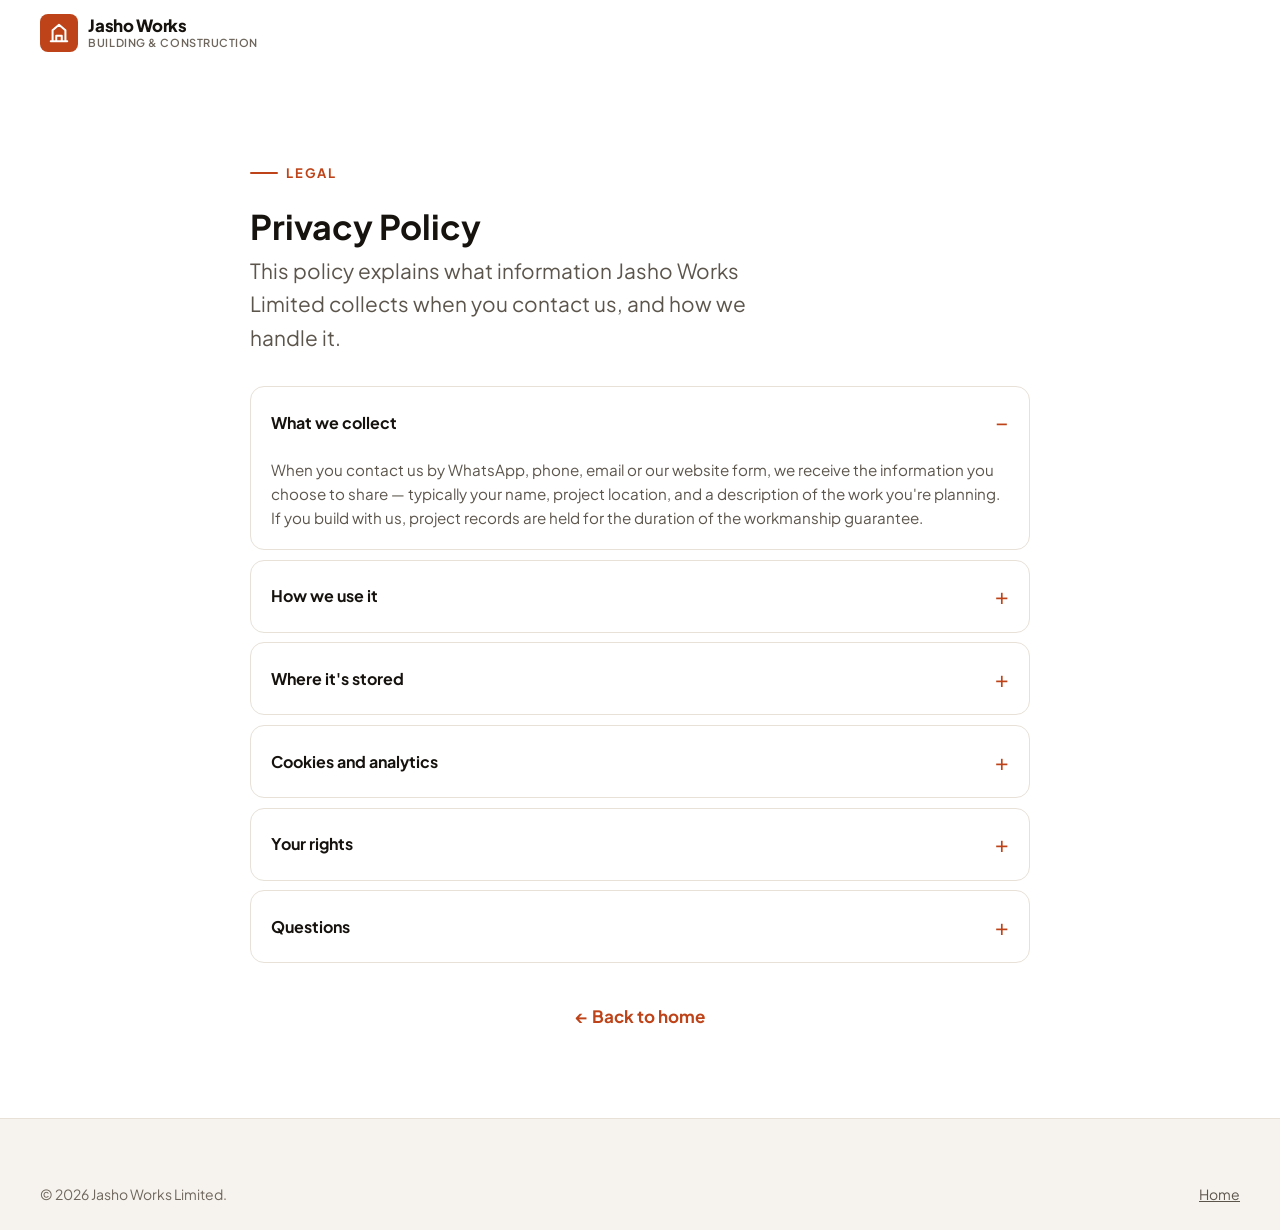
<file: privacy.html>
<!DOCTYPE html>
<html lang="en-KE" class="no-js">
<head>
<meta charset="utf-8">
<meta name="viewport" content="width=device-width, initial-scale=1">
<title>Privacy Policy | Jasho Works Limited</title>
<meta name="description" content="How Jasho Works Limited handles your information when you contact us.">
<meta name="robots" content="noindex, follow">
<meta name="referrer" content="strict-origin-when-cross-origin">
<link rel="canonical" href="https://www.jashoworks.co.ke/privacy.html">
<link rel="icon" href="data:image/svg+xml,%3Csvg xmlns='http://www.w3.org/2000/svg' viewBox='0 0 24 24'%3E%3Crect width='24' height='24' rx='5' fill='%23bf4318'/%3E%3C/svg%3E">

<!-- FIX (audit §3.4): match index.html's font loading so the two pages
     render identically and the typeface doesn't pop in on navigation. -->
<link rel="preconnect" href="https://fonts.googleapis.com">
<link rel="preconnect" href="https://fonts.gstatic.com" crossorigin>
<link rel="stylesheet" href="https://fonts.googleapis.com/css2?family=Plus+Jakarta+Sans:wght@400;600;700;800&display=swap">

<link rel="stylesheet" href="style.css">
<!-- NOTE (audit §2.1): the inline script that used to live here has moved
     into main.js (initJsClass). This means a strict CSP with no inline
     script exceptions now works across the whole site. -->
</head>
<body>

<a class="skip-link" href="#main">Skip to main content</a>

<header class="site-header">
  <div class="container site-header__inner">
    <a class="brand" href="/" aria-label="Jasho Works Limited — home">
      <span class="brand__mark" aria-hidden="true">
        <svg viewBox="0 0 24 24" fill="none" stroke="currentColor" stroke-width="2.2" stroke-linecap="round" stroke-linejoin="round">
          <path d="M3 21h18M5 21V9l7-6 7 6v12M9 21v-6h6v6"/>
        </svg>
      </span>
      <span class="brand__text">
        Jasho Works
        <small>Building &amp; Construction</small>
      </span>
    </a>
  </div>
</header>

<main id="main" class="section">
  <div class="container container--narrow">
    <p class="eyebrow">Legal</p>
    <h1>Privacy Policy</h1>
    <p class="hero__lead">
      This policy explains what information Jasho Works Limited collects when you
      contact us, and how we handle it.
    </p>

    <!-- FIX (audit §2.1): inline style moved to the .faq--spaced class -->
    <div class="faq faq--spaced">
      <details open>
        <summary>What we collect</summary>
        <p>When you contact us by WhatsApp, phone, email or our website form, we receive the information you choose to share — typically your name, project location, and a description of the work you're planning. If you build with us, project records are held for the duration of the workmanship guarantee.</p>
      </details>

      <details>
        <summary>How we use it</summary>
        <p>Only to respond to your enquiry and prepare a quote. We do not sell, rent or share your information with third parties for marketing.</p>
      </details>

      <details>
        <summary>Where it's stored</summary>
        <p>Enquiries are held in WhatsApp, our email inbox, and our project records. We keep project records for as long as needed for the workmanship guarantee and for tax purposes.</p>
      </details>

      <details>
        <summary>Cookies and analytics</summary>
        <p>This website does not use cookies or analytics scripts. It does load images from Unsplash and a web font from Google Fonts — both of those services will see your IP address when the assets load. No information about you is shared with them by us, and neither service is used by us for tracking.</p>
      </details>

      <details>
        <summary>Your rights</summary>
        <p>Under the Kenya Data Protection Act 2019, you may request access to, correction of, or deletion of your personal data. Contact us at <a class="link-arrow" href="mailto:hello@jashoworks.co.ke">hello@jashoworks.co.ke</a> or on WhatsApp at 0702 555 093.</p>
      </details>

      <details>
        <summary>Questions</summary>
        <p>WhatsApp 0702 555 093 or email <a class="link-arrow" href="mailto:hello@jashoworks.co.ke">hello@jashoworks.co.ke</a>.</p>
      </details>
    </div>

    <p class="section__foot">
      <a class="link-arrow" href="/">← Back to home</a>
    </p>
  </div>
</main>

<footer class="site-footer">
  <div class="container">
    <!-- FIX (audit §2.1): inline styles replaced with the modifier class -->
    <div class="footer-bottom footer-bottom--flush">
      <p>© <span data-year>2026</span> Jasho Works Limited.</p>
      <p><a href="/">Home</a></p>
    </div>
  </div>
</footer>

<script src="main.js" defer></script>

</body>
</html>
</file>
<file: style.css>
/* =========================================================================
   JASHO WORKS LIMITED — MASTER STYLESHEET
   Organised in 6 sections:
     1. Reset & base
     2. Design tokens
     3. Layout primitives
     4. Components
     5. Page sections
     6. Utilities & motion preferences

   AUDIT UPDATES APPLIED:
   - &fm=webp handled at HTML level (assets)
   - Removed reliance on novalidate; added :user-invalid styling
   - Required-field asterisk styles
   - Mobile padding for sticky CTAs
   - Hero jump-to-costs link
   - Hero scrim rebalanced on mobile
   - Compact FAQ inside cost section
   - Email fallback under form
   - Static map block
   - Case studies section
   - Linked area tiles
   - Team section
   - Lightbox nav 48px on small screens
   - Breadcrumbs (county pages)
   - County hero variant
   ========================================================================= */


/* =========================================================================
   1. RESET & BASE
   ========================================================================= */

*, *::before, *::after { box-sizing: border-box; margin: 0; padding: 0; }

html {
  -webkit-text-size-adjust: 100%;
  scroll-behavior: smooth;
  -webkit-tap-highlight-color: transparent;
}

body {
  min-height: 100vh;
  text-rendering: optimizeSpeed;
  -webkit-font-smoothing: antialiased;
  -moz-osx-font-smoothing: grayscale;
  font-family: var(--font);
  font-size: var(--step-0);
  line-height: 1.6;
  color: var(--ink);
  background: var(--paper);
  overflow-x: hidden;
  padding-bottom: env(safe-area-inset-bottom);
}

img, svg, video, canvas { display: block; max-width: 100%; height: auto; }

button { font: inherit; color: inherit; background: none; border: none; cursor: pointer; }
input, textarea, select, button { font: inherit; color: inherit; }
a { color: inherit; text-decoration: none; }
ul, ol { list-style: none; }
address { font-style: normal; }

[id] { scroll-margin-top: var(--header-h); }

:focus-visible {
  outline: 3px solid var(--accent-strong);
  outline-offset: 3px;
  border-radius: 4px;
}


/* =========================================================================
   2. DESIGN TOKENS
   ========================================================================= */

:root {
  --ink:        #16130f;
  --ink-soft:   #5c554c;
  --ink-mute:   #6e665c;
  --paper:      #ffffff;
  --surface:    #f6f3ee;
  --surface-2:  #efe9df;
  --line:       #e7e1d8;

  --accent:        #e0592a;
  --accent-dark:   #a63a14;
  --accent-text:   #bf4318;
  --accent-strong: #bf4318;
  --accent-soft:   #fbe6dc;

  --wa:            #25d366;
  --wa-dark:       #1da851;
  --wa-ink:        #0b3d2e;

  --container: 1200px;
  --header-h:  5.5rem;

  --radius-xs:   6px;
  --radius-sm:   8px;
  --radius-md:   14px;
  --radius-lg:   22px;
  --radius-pill: 999px;

  --space-sm:  .75rem;
  --space-md:  1rem;
  --space-lg:  1.5rem;
  --space-xl:  2.5rem;
  --space-2xl: 4rem;
  --space-3xl: 6rem;

  --shadow-md: 0 6px 18px rgba(22,19,15,.08), 0 2px 6px rgba(22,19,15,.04);
  --shadow-lg: 0 20px 48px rgba(22,19,15,.14);

  --font: 'Plus Jakarta Sans', system-ui, -apple-system, 'Segoe UI', Roboto, sans-serif;

  --step--1: clamp(.875rem, .85rem + .12vw, .95rem);
  --step-0:  clamp(1rem, .96rem + .18vw, 1.0625rem);
  --step-1:  clamp(1.125rem, 1.05rem + .35vw, 1.3rem);
  --step-2:  clamp(1.35rem, 1.2rem + .75vw, 1.75rem);
  --step-3:  clamp(1.7rem, 1.4rem + 1.5vw, 2.4rem);
  --step-4:  clamp(2rem, 1.5rem + 2.8vw, 3.2rem);
  --step-5:  clamp(2.25rem, 1.6rem + 4vw, 4.2rem);

  --ease: cubic-bezier(.22, 1, .36, 1);
}


/* =========================================================================
   3. LAYOUT PRIMITIVES
   ========================================================================= */

.container { width: min(100% - 2rem, var(--container)); margin-inline: auto; }
.container--narrow { width: min(100% - 2rem, 780px); margin-inline: auto; }

.section { padding-block: clamp(3rem, 7vw, 5.5rem); }
.section--surface { background: var(--surface); }

.section__head { max-width: 640px; margin-bottom: var(--space-xl); }
.section__head h2 { font-size: var(--step-3); line-height: 1.15; font-weight: 800; letter-spacing: -.02em; }
.section__head p { margin-top: var(--space-sm); color: var(--ink-soft); font-size: var(--step-0); }
.section__head--center { margin-inline: auto; text-align: center; }
.section__foot { margin-top: var(--space-xl); text-align: center; }

.eyebrow {
  display: inline-flex; align-items: center; gap: .5rem;
  font-size: .8125rem; font-weight: 700; letter-spacing: .14em;
  text-transform: uppercase; color: var(--accent-text);
  margin-bottom: var(--space-md);
}
.eyebrow::before {
  content: ''; width: 28px; height: 2px;
  background: var(--accent-text); border-radius: 2px;
}
.eyebrow--center { justify-content: center; }
.eyebrow--onDark { color: var(--accent); }
.eyebrow--onDark::before { background: var(--accent); }

.grid { display: grid; gap: var(--space-md); }
.grid--cards { grid-template-columns: 1fr; }
@media (min-width: 380px) { .grid--cards { grid-template-columns: repeat(2, 1fr); } }
@media (min-width: 1000px){ .grid--cards { grid-template-columns: repeat(3, 1fr); } }

.why-grid { display: grid; gap: var(--space-md); grid-template-columns: 1fr; }
@media (min-width: 640px) { .why-grid { grid-template-columns: repeat(2, 1fr); } }
@media (min-width: 1000px){ .why-grid { grid-template-columns: repeat(4, 1fr); } }

.areas-grid { display: grid; gap: var(--space-md); grid-template-columns: repeat(2, 1fr); }
@media (min-width: 640px) { .areas-grid { grid-template-columns: repeat(4, 1fr); } }

.cost-grid { display: grid; gap: var(--space-md); grid-template-columns: 1fr; }
@media (min-width: 640px) { .cost-grid { grid-template-columns: repeat(2, 1fr); } }
@media (min-width: 1000px){ .cost-grid { grid-template-columns: repeat(3, 1fr); } }

.split { display: grid; gap: var(--space-xl); align-items: center; }
.split__media img { width: 100%; border-radius: var(--radius-lg); aspect-ratio: 4 / 3; object-fit: cover; }
.split__body h2 { font-size: var(--step-3); letter-spacing: -.02em; line-height: 1.15; margin-bottom: var(--space-md); font-weight: 800; }
.split__body p { color: var(--ink-soft); margin-bottom: var(--space-md); }
.split__body p strong { color: var(--ink); font-weight: 700; }
@media (min-width: 900px) {
  .split { grid-template-columns: 1fr 1fr; gap: var(--space-2xl); }
}


/* =========================================================================
   4. COMPONENTS
   ========================================================================= */

/* ---------- Buttons ---------- */
.btn {
  display: inline-flex; align-items: center; justify-content: center;
  gap: .55rem; padding: .85rem 1.4rem;
  font-weight: 700; font-size: .95rem;
  border-radius: var(--radius-pill); border: 1.5px solid transparent;
  transition: transform .2s var(--ease), background .2s, color .2s,
              border-color .2s, box-shadow .2s;
  cursor: pointer; text-align: center; line-height: 1; min-height: 48px;
}
.btn:hover  { transform: translateY(-1px); }
.btn:active { transform: translateY(0); }

.btn--lg    { padding: 1.05rem 1.75rem; font-size: 1rem; min-height: 54px; }
.btn--block { width: 100%; }

.btn--primary { background: var(--accent-strong); color: #fff; box-shadow: 0 6px 16px rgba(191,67,24,.28); }
.btn--primary:hover { background: var(--accent-dark); box-shadow: 0 8px 22px rgba(191,67,24,.36); }

.btn--whatsapp { background: var(--wa); color: var(--wa-ink); box-shadow: 0 6px 16px rgba(37,211,102,.32); }
.btn--whatsapp:hover { background: var(--wa-dark); color: var(--wa-ink); box-shadow: 0 8px 22px rgba(37,211,102,.40); }

.btn--ghost { border-color: var(--line); background: var(--paper); color: var(--ink); }
.btn--ghost:hover { border-color: var(--ink); }

.link-arrow { font-weight: 700; color: var(--accent-text); display: inline-flex; align-items: center; gap: .35rem; }
.link-arrow:hover { color: var(--accent-dark); }

/* ---------- Cards ---------- */
.card {
  background: var(--paper); border: 1px solid var(--line);
  border-radius: var(--radius-md); padding: var(--space-lg);
  display: flex; flex-direction: column; gap: .6rem;
  transition: transform .25s var(--ease), box-shadow .25s, border-color .25s;
}
.card:hover { transform: translateY(-3px); box-shadow: var(--shadow-md); border-color: transparent; }
.card h3 { font-size: var(--step-1); font-weight: 700; letter-spacing: -.01em; }
.card p { color: var(--ink-soft); font-size: .95rem; }

.card__icon {
  width: 44px; height: 44px; border-radius: var(--radius-sm);
  background: var(--accent-soft); color: var(--accent-text);
  display: grid; place-items: center; margin-bottom: .4rem;
}
.card__icon svg { width: 24px; height: 24px; }

/* ---------- Why / Cost cards ---------- */
.why-card { padding: var(--space-lg); border-radius: var(--radius-md); background: var(--paper); border: 1px solid var(--line); }
.why-card__num { display: block; font-size: 1.6rem; font-weight: 800; color: var(--accent-text); letter-spacing: -.03em; line-height: 1; margin-bottom: .75rem; }
.why-card h3 { font-size: 1.05rem; margin-bottom: .4rem; }
.why-card p  { font-size: .95rem; color: var(--ink-soft); }

.cost-card { padding: var(--space-lg); border-radius: var(--radius-md); background: var(--paper); border: 1px solid var(--line); }
.cost-card__num { display: block; font-size: 1.25rem; font-weight: 800; color: var(--accent-text); letter-spacing: -.03em; line-height: 1; margin-bottom: .65rem; }
.cost-card h3 { font-size: 1.05rem; margin-bottom: .4rem; }
.cost-card p  { font-size: .95rem; color: var(--ink-soft); }

/* ---------- Cost anchor ---------- */
.cost-anchor {
  background: var(--paper); border: 1px solid var(--line);
  border-radius: var(--radius-md); padding: var(--space-lg);
  margin-bottom: var(--space-xl);
  display: flex; flex-direction: column; gap: .65rem;
}
.cost-anchor__heading {
  font-size: .95rem; font-weight: 800; color: var(--ink);
  margin-bottom: .25rem;
}
.cost-anchor__row {
  display: flex; justify-content: space-between; align-items: baseline;
  gap: var(--space-md); padding-bottom: .65rem;
  border-bottom: 1px solid var(--line);
}
.cost-anchor__row:last-of-type { border-bottom: none; padding-bottom: 0; }
.cost-anchor__type { font-size: .95rem; color: var(--ink-soft); font-weight: 600; }
.cost-anchor__range {
  font-size: 1.05rem; font-weight: 800; color: var(--accent-text);
  letter-spacing: -.01em; white-space: nowrap;
}
.cost-anchor__note { font-size: .8125rem; color: var(--ink-mute); margin-top: .5rem; line-height: 1.55; }

.cost-anchor + .cost-anchor { margin-top: var(--space-lg); }

/* ---------- Check list ---------- */
.check-list { margin: var(--space-md) 0; display: flex; flex-direction: column; gap: .6rem; }
.check-list li { display: flex; gap: .6rem; align-items: flex-start; font-size: .95rem; color: var(--ink-soft); }
.check-list li::before {
  content: ''; flex: 0 0 18px; height: 18px; margin-top: .15rem; border-radius: 50%;
  background: var(--accent-soft) url("data:image/svg+xml,%3Csvg xmlns='http://www.w3.org/2000/svg' viewBox='0 0 24 24' fill='%23bf4318'%3E%3Cpath d='M9 16.2 4.8 12l-1.4 1.4L9 19 21 7l-1.4-1.4z'/%3E%3C/svg%3E") center/12px no-repeat;
}

/* ---------- Stats ---------- */
.stat { text-align: center; }
.stat__num { font-size: clamp(1.8rem, 1.2rem + 2.4vw, 2.8rem); font-weight: 800; letter-spacing: -.03em; line-height: 1; color: var(--accent); }
.stat__label { font-size: .875rem; color: rgba(255,255,255,.72); margin-top: .4rem; letter-spacing: .03em; }

/* ---------- Area tiles ---------- */
.area { background: var(--paper); border: 1px solid var(--line); border-radius: var(--radius-md); padding: 1.25rem 1rem; text-align: center; transition: transform .25s var(--ease), border-color .25s; }
.area:hover { transform: translateY(-3px); border-color: var(--accent); }
.area__pin { width: 36px; height: 36px; border-radius: 50%; background: var(--accent-soft); color: var(--accent-text); display: grid; place-items: center; margin: 0 auto .65rem; }
.area__pin svg { width: 18px; height: 18px; }
.area h3 { font-size: 1rem; font-weight: 700; }
.area p  { font-size: .875rem; color: var(--ink-mute); margin-top: .2rem; }

/* Linked area tiles (audit update) */
.area--link {
  display: flex; flex-direction: column; gap: .35rem;
  color: inherit;
  transition: transform .25s var(--ease), border-color .25s, box-shadow .25s;
}
.area--link:hover {
  transform: translateY(-3px);
  border-color: var(--accent);
  box-shadow: var(--shadow-md);
}
.area--link:hover .area__cta { color: var(--accent-dark); }
.area__cta {
  font-size: .8125rem; font-weight: 700;
  color: var(--accent-text); margin-top: .35rem;
  transition: color .2s;
}

/* ---------- Filters ---------- */
.filters { display: flex; flex-wrap: wrap; gap: .5rem; margin-bottom: var(--space-xl); }
.filter-btn {
  padding: .6rem 1.1rem; min-height: 44px; display: inline-flex; align-items: center;
  border-radius: var(--radius-pill); background: var(--paper);
  border: 1px solid var(--line); font-size: .875rem; font-weight: 700;
  color: var(--ink-soft); transition: all .2s var(--ease); white-space: nowrap;
}
.filter-btn:hover { border-color: var(--ink); color: var(--ink); }
.filter-btn[aria-pressed="true"] { background: var(--ink); color: #fff; border-color: var(--ink); }
.filter-count { margin-left: .4rem; font-size: .75rem; background: rgba(0,0,0,.08); padding: .1rem .45rem; border-radius: 999px; }
.filter-btn[aria-pressed="true"] .filter-count { background: rgba(255,255,255,.2); }

/* ---------- Gallery ---------- */
.gallery { display: grid; gap: var(--space-md); grid-template-columns: 1fr; }
@media (min-width: 560px) { .gallery { grid-template-columns: repeat(2, 1fr); } }
@media (min-width: 1000px){ .gallery { grid-template-columns: repeat(3, 1fr); } }

.gallery[data-limit] > li[data-extra] { display: none; }
.gallery.is-expanded > li[data-extra] { display: block; }
.no-js .gallery[data-limit] > li[data-extra] { display: block; }
@media (min-width: 1000px) {
  .gallery[data-limit] > li[data-extra] { display: block; }
}
.gallery > li.is-hidden { display: none !important; }
@media (max-width: 999px) {
  .gallery.is-filtered > li[data-extra] { display: block; }
}

.project {
  position: relative; border-radius: var(--radius-md); overflow: hidden;
  background: var(--ink); cursor: zoom-in; aspect-ratio: 4 / 3;
  border: none; padding: 0; text-align: left; color: #fff;
  transition: transform .3s var(--ease); width: 100%;
}
.project:hover { transform: scale(1.01); }
.project img { width: 100%; height: 100%; object-fit: cover; transition: transform .6s var(--ease); }
.project:hover img { transform: scale(1.06); }
.project::after {
  content: ''; position: absolute; inset: 0;
  background: linear-gradient(180deg, transparent 35%, rgba(0,0,0,.88));
  pointer-events: none;
}
.project__meta { position: absolute; left: 0; right: 0; bottom: 0; z-index: 2; padding: 1.1rem 1.15rem; }
.project__cat {
  display: inline-block; font-size: .75rem; font-weight: 700;
  text-transform: uppercase; letter-spacing: .1em;
  color: var(--accent-dark); background: rgba(255,255,255,.95);
  padding: .25rem .55rem; border-radius: var(--radius-xs); margin-bottom: .5rem;
}
.project__title {
  font-size: 1.02rem; font-weight: 700; line-height: 1.25;
  display: -webkit-box;
  -webkit-box-orient: vertical;
  -webkit-line-clamp: 2;
  line-clamp: 2;
  overflow: hidden;
}
.project__loc { font-size: .875rem; color: rgba(255,255,255,.92); margin-top: .15rem; display: block; }
.project.is-hidden { display: none; }

.gallery-toggle-wrap { margin-top: var(--space-xl); text-align: center; }
@media (min-width: 1000px) { .gallery-toggle-wrap { display: none; } }

/* ---------- Lightbox ---------- */
.lightbox {
  position: fixed; inset: 0; z-index: 200;
  background: rgba(15,12,9,.94);
  display: flex; align-items: center; justify-content: center;
  padding: 1rem;
  opacity: 0; visibility: hidden;
  transition: opacity .2s var(--ease), visibility .2s var(--ease);
}
.lightbox.is-open { opacity: 1; visibility: visible; }

.lightbox__stage {
  max-width: min(100%, 1100px);
  max-height: 85vh;
  max-height: min(85vh, calc(100dvh - 8rem));
  overflow: auto;
  overscroll-behavior: contain;
  -webkit-overflow-scrolling: touch;
  display: grid;
  border-radius: var(--radius-md);
  touch-action: pan-x pinch-zoom;
}

.lightbox.is-zoomed .lightbox__stage {
  touch-action: pan-x pan-y pinch-zoom;
}

.lightbox__img {
  display: block;
  margin: auto;
  max-width: 100%;
  max-height: 85vh;
  max-height: min(85vh, calc(100dvh - 8rem));
  width: auto; height: auto;
  border-radius: var(--radius-md);
  box-shadow: var(--shadow-lg);
  cursor: zoom-in;
  user-select: none;
  -webkit-user-drag: none;
  touch-action: pan-x pinch-zoom;
  transition: border-radius .2s, box-shadow .2s;
}

.lightbox.is-zoomed .lightbox__img {
  max-width: none;
  max-height: none;
  width: 200%;
  border-radius: 0;
  box-shadow: none;
  cursor: zoom-out;
  touch-action: pan-x pan-y pinch-zoom;
}

.lightbox__close,
.lightbox__nav,
.lightbox__zoom {
  position: absolute;
  width: 48px; height: 48px; border-radius: 50%;
  background: rgba(255,255,255,.14); color: #fff;
  display: grid; place-items: center;
  border: 1px solid rgba(255,255,255,.22);
  transition: background .2s, transform .2s var(--ease);
  z-index: 2;
}
.lightbox__close:hover,
.lightbox__nav:hover,
.lightbox__zoom:hover { background: rgba(255,255,255,.26); }
.lightbox__close:active,
.lightbox__nav:active,
.lightbox__zoom:active { transform: scale(.94); }

.lightbox__close { top: calc(1rem + env(safe-area-inset-top)); right: 1rem; }
.lightbox__zoom  { top: calc(1rem + env(safe-area-inset-top));
                   right: calc(1rem + 48px + .5rem); }

.lightbox__nav { top: 50%; translate: 0 -50%; }
.lightbox__nav--prev { left: 1rem; }
.lightbox__nav--next { right: 1rem; }
.lightbox__nav[hidden] { display: none; }

.lightbox__zoom svg { width: 20px; height: 20px; grid-area: 1 / 1; }
.lightbox__zoom .lightbox__zoom-out { display: none; }
.lightbox__zoom[aria-pressed="true"] .lightbox__zoom-in  { display: none; }
.lightbox__zoom[aria-pressed="true"] .lightbox__zoom-out { display: block; }

/* AUDIT FIX: keep nav at 48px on all screens */
@media (max-width: 560px) {
  .lightbox__nav--prev { left: .5rem; }
  .lightbox__nav--next { right: .5rem; }
}

.lightbox__meta {
  position: absolute;
  bottom: calc(1rem + env(safe-area-inset-bottom));
  left: 50%; transform: translateX(-50%);
  display: flex; flex-direction: column; align-items: center; gap: .45rem;
  width: max-content; max-width: 90%;
  pointer-events: none;
  z-index: 2;
}

.lightbox__caption {
  color: #fff; text-align: center; font-size: .9rem;
  background: rgba(0,0,0,.6);
  padding: .5rem 1rem; border-radius: var(--radius-pill);
  max-width: 100%;
}

.lightbox__hint {
  color: rgba(255,255,255,.92); text-align: center; font-size: .8125rem;
  background: rgba(0,0,0,.5);
  padding: .4rem .9rem; border-radius: var(--radius-pill);
  max-width: 100%;
  opacity: 0;
  transition: opacity .4s var(--ease);
}
.lightbox__hint.is-visible { opacity: 1; }

.lightbox__counter {
  position: absolute;
  top: calc(1rem + env(safe-area-inset-top));
  left: 1rem;
  color: #fff; font-size: .8125rem; font-weight: 700;
  background: rgba(255,255,255,.14);
  border: 1px solid rgba(255,255,255,.22);
  padding: .5rem .85rem; border-radius: var(--radius-pill);
  letter-spacing: .02em;
  z-index: 2;
}

.lightbox__spinner {
  position: absolute; top: 50%; left: 50%;
  width: 40px; height: 40px; margin: -20px 0 0 -20px;
  border-radius: 50%;
  border: 3px solid rgba(255,255,255,.2);
  border-top-color: #fff;
  animation: lbSpin .8s linear infinite;
  opacity: 0; visibility: hidden;
  transition: opacity .2s;
  z-index: 2;
}
.lightbox.is-loading .lightbox__spinner { opacity: 1; visibility: visible; }
@keyframes lbSpin { to { transform: rotate(360deg); } }

@media (prefers-reduced-motion: reduce) {
  .lightbox__spinner { animation-duration: 1.6s; }
}

/* ---------- Process ---------- */
.process { display: grid; gap: var(--space-lg); grid-template-columns: 1fr; counter-reset: step; }
@media (min-width: 640px) { .process { grid-template-columns: repeat(2, 1fr); } }
@media (min-width: 1000px){ .process { grid-template-columns: repeat(4, 1fr); } }
.step { position: relative; padding-top: 1rem; }
.step::before {
  counter-increment: step; content: '0' counter(step);
  display: block; font-size: 2rem; font-weight: 800;
  color: var(--accent-text); letter-spacing: -.03em; line-height: 1; margin-bottom: .75rem;
}
.step h3 { font-size: 1.05rem; margin-bottom: .4rem; font-weight: 700; }
.step p  { font-size: .95rem; color: var(--ink-soft); }

/* ---------- Quotes ---------- */
.quotes { display: grid; gap: var(--space-md); grid-template-columns: 1fr; }
@media (min-width: 768px) { .quotes { grid-template-columns: repeat(3, 1fr); } }
.quote {
  background: var(--paper); border: 1px solid var(--line);
  border-radius: var(--radius-md); padding: var(--space-lg);
  display: flex; flex-direction: column; gap: 1rem;
}
.quote::before {
  content: '"'; font-size: 3rem; font-weight: 800; line-height: .5;
  color: var(--accent-text); font-family: Georgia, serif; height: 1.5rem;
}
.quote blockquote p { font-size: .95rem; color: var(--ink); line-height: 1.6; }
.quote__by { margin-top: auto; padding-top: .75rem; border-top: 1px solid var(--line); }
.quote__name { display: block; font-size: .9rem; font-weight: 700; color: var(--ink); }
.quote__detail { display: block; font-size: .8125rem; color: var(--ink-mute); }

/* ---------- FAQ ---------- */
.faq { display: flex; flex-direction: column; gap: .6rem; }
.faq--spaced { margin-top: 2rem; }
.faq details { background: var(--paper); border: 1px solid var(--line); border-radius: var(--radius-md); overflow: hidden; }
.faq summary {
  padding: 1.1rem 1.25rem; font-weight: 700; font-size: 1rem; cursor: pointer;
  list-style: none; display: flex; justify-content: space-between;
  align-items: center; gap: 1rem; transition: background .2s;
}
.faq summary::-webkit-details-marker { display: none; }
.faq summary::after {
  content: '+'; font-size: 1.4rem; font-weight: 400;
  color: var(--accent-text); transition: transform .25s; flex-shrink: 0;
}
.faq details[open] summary::after { content: '−'; }
.faq summary:hover { background: var(--surface); }
.faq details p { padding: 0 1.25rem 1.15rem; color: var(--ink-soft); font-size: .95rem; }

/* Compact FAQ inside the cost section (audit update) */
.faq--compact {
  margin-top: var(--space-xl);
  padding-top: var(--space-xl);
  border-top: 1px solid var(--line);
}
.faq__heading {
  font-size: 1rem; font-weight: 800;
  color: var(--ink); margin-bottom: var(--space-md);
  letter-spacing: -.01em;
}

/* ---------- CTA info items ---------- */
.cta-info { display: flex; flex-direction: column; gap: 1rem; position: relative; z-index: 1; }
.cta-info__item {
  display: flex; align-items: center; gap: .85rem;
  background: rgba(255,255,255,.06); border: 1px solid rgba(255,255,255,.12);
  padding: 1rem 1.15rem; border-radius: var(--radius-md);
  transition: background .2s, border-color .2s;
}
.cta-info__item:hover { background: rgba(255,255,255,.09); border-color: rgba(255,255,255,.22); }
.cta-info__icon { width: 42px; height: 42px; border-radius: 50%; background: var(--accent-strong); color: #fff; display: grid; place-items: center; flex-shrink: 0; }
.cta-info__icon svg { width: 20px; height: 20px; }
.cta-info__label { font-size: .75rem; text-transform: uppercase; letter-spacing: .1em; color: rgba(255,255,255,.65); font-weight: 700; }
.cta-info__value { font-size: 1rem; font-weight: 600; margin-top: .15rem; }
.cta-info__value a:hover { color: var(--accent); text-decoration: underline; }

/* ---------- Static map block (audit update) ---------- */
.cta-map {
  background: rgba(255,255,255,.06);
  border: 1px solid rgba(255,255,255,.12);
  border-radius: var(--radius-md);
  padding: .75rem;
  display: flex; flex-direction: column; gap: .6rem;
}
.cta-map__placeholder {
  aspect-ratio: 16 / 9;
  border-radius: var(--radius-sm);
  background:
    repeating-linear-gradient(45deg, rgba(255,255,255,.04) 0 12px, transparent 12px 24px),
    linear-gradient(135deg, #2a241d 0%, #3d342b 100%);
  display: flex; flex-direction: column;
  align-items: center; justify-content: center;
  gap: .5rem;
  color: rgba(255,255,255,.65);
  font-size: .875rem; font-weight: 600;
  letter-spacing: .05em; text-transform: uppercase;
}
.cta-map__placeholder svg { width: 32px; height: 32px; color: var(--accent); }
.cta-map__link {
  width: 100%; font-size: .875rem; min-height: 44px;
  background: rgba(255,255,255,.08);
  border-color: rgba(255,255,255,.22);
  color: #fff;
}
.cta-map__link:hover {
  background: rgba(255,255,255,.14);
  border-color: rgba(255,255,255,.36);
  color: #fff;
}

/* ---------- Quote form ---------- */
.quote-form {
  margin-top: var(--space-xl); padding-top: var(--space-xl);
  border-top: 1px solid rgba(255,255,255,.12);
  display: flex; flex-direction: column; gap: 1rem; position: relative; z-index: 1;
}
.quote-form__title { font-size: 1rem; font-weight: 700; color: #fff; }
.field { display: flex; flex-direction: column; gap: .4rem; }
.field__label { font-size: .8125rem; font-weight: 700; letter-spacing: .05em; text-transform: uppercase; color: rgba(255,255,255,.72); }
.field input, .field select {
  font-size: 16px; padding: .85rem 1rem; min-height: 48px;
  border-radius: var(--radius-sm); border: 1px solid rgba(255,255,255,.18);
  background: rgba(255,255,255,.06); color: #fff; width: 100%;
  transition: border-color .2s, background .2s, box-shadow .2s;
}
.field input::placeholder { color: rgba(255,255,255,.45); }

.field input:focus,
.field select:focus {
  border-color: var(--accent);
  background: rgba(255,255,255,.1);
  outline: none;
}
.field input:focus-visible,
.field select:focus-visible {
  outline: 3px solid var(--accent);
  outline-offset: 2px;
}
@supports not selector(:focus-visible) {
  .field input:focus,
  .field select:focus {
    outline: 3px solid var(--accent);
    outline-offset: 2px;
  }
}

/* AUDIT FIX: :user-invalid styles (only fires after user interaction) */
.field input:user-invalid,
.field select:user-invalid {
  border-color: #ff8a65;
  background: rgba(255,138,101,.06);
}
.field input:user-invalid:focus,
.field select:user-invalid:focus {
  border-color: #ff8a65;
  box-shadow: 0 0 0 3px rgba(255,138,101,.18);
}

.field select {
  appearance: none;
  background-image: url("data:image/svg+xml,%3Csvg xmlns='http://www.w3.org/2000/svg' viewBox='0 0 24 24' fill='none' stroke='%23ffffff' stroke-width='2' stroke-linecap='round' stroke-linejoin='round'%3E%3Cpath d='m6 9 6 6 6-6'/%3E%3C/svg%3E");
  background-repeat: no-repeat; background-position: right 1rem center;
  background-size: 18px; padding-right: 2.75rem;
}
.field select option { color: #16130f; background: #fff; }

/* AUDIT FIX: required asterisk */
.field__required {
  color: var(--accent);
  font-weight: 700;
  margin-left: 2px;
}

.quote-form__note { font-size: .8125rem; color: rgba(255,255,255,.65); text-align: center; }

.quote-form__status {
  font-size: .875rem; font-weight: 600;
  color: rgba(255,255,255,.85);
  text-align: center; min-height: 1.25rem;
  margin: -.25rem 0 0;
}
.quote-form__status[data-state="error"]   { color: #ffbfa8; }
.quote-form__status[data-state="success"] { color: #a7f3d0; }

/* AUDIT FIX: email fallback line */
.quote-form__alt {
  font-size: .875rem;
  color: rgba(255,255,255,.72);
  text-align: center;
  margin: -.25rem 0 0;
}
.quote-form__alt a {
  color: var(--accent);
  font-weight: 700;
  text-decoration: underline;
  text-underline-offset: 2px;
}
.quote-form__alt a:hover { color: #ff8a65; }

.quote-form__noscript {
  font-size: .875rem; line-height: 1.55; color: rgba(255,255,255,.85);
  background: rgba(255,255,255,.06);
  border: 1px solid rgba(255,255,255,.14);
  padding: .85rem 1rem; border-radius: var(--radius-sm); text-align: center;
}
.quote-form__noscript a {
  color: var(--accent); text-decoration: underline;
  font-weight: 700; white-space: nowrap;
}

/* ---------- Case studies (audit update) ---------- */
.cases {
  display: flex;
  flex-direction: column;
  gap: var(--space-xl);
}
.case {
  display: grid;
  gap: var(--space-lg);
  align-items: start;
}
@media (min-width: 900px) {
  .case { grid-template-columns: 1fr 1.1fr; gap: var(--space-2xl); }
  .case:nth-child(even) .case__media { order: 2; }
}
.case__media img {
  width: 100%;
  aspect-ratio: 4 / 3;
  object-fit: cover;
  border-radius: var(--radius-lg);
}
.case__loc {
  font-size: .75rem; font-weight: 800;
  text-transform: uppercase; letter-spacing: .12em;
  color: var(--accent-text);
  margin-bottom: .5rem;
}
.case__body h3 {
  font-size: var(--step-2); font-weight: 800;
  letter-spacing: -.02em; line-height: 1.2;
  margin-bottom: var(--space-md);
}
.case__facts {
  display: grid; grid-template-columns: repeat(3, 1fr);
  gap: .75rem;
  padding: .85rem 0;
  border-top: 1px solid var(--line);
  border-bottom: 1px solid var(--line);
  margin-bottom: var(--space-md);
}
.case__facts > div { display: flex; flex-direction: column; gap: .15rem; }
.case__facts dt {
  font-size: .6875rem;
  text-transform: uppercase;
  letter-spacing: .1em;
  color: var(--ink-mute);
  font-weight: 700;
}
.case__facts dd {
  font-size: .95rem; font-weight: 800;
  color: var(--accent-text);
  letter-spacing: -.01em;
}
.case__story {
  font-size: .95rem;
  color: var(--ink-soft);
  line-height: 1.6;
  margin-bottom: .65rem;
}
.case__story strong { color: var(--ink); font-weight: 800; }

/* ---------- Team section (audit update) ---------- */
.team {
  margin-top: var(--space-2xl);
  padding-top: var(--space-xl);
  border-top: 1px solid var(--line);
}
.team__heading {
  font-size: var(--step-2);
  font-weight: 800;
  letter-spacing: -.02em;
  line-height: 1.2;
  margin-bottom: var(--space-xl);
  max-width: 520px;
}
.team__grid {
  display: grid;
  gap: var(--space-md);
  grid-template-columns: 1fr;
}
@media (min-width: 640px) { .team__grid { grid-template-columns: repeat(3, 1fr); } }
.team__member {
  background: var(--paper);
  border: 1px solid var(--line);
  border-radius: var(--radius-md);
  padding: var(--space-lg);
}
.team__avatar {
  width: 56px; height: 56px;
  border-radius: 50%;
  background: var(--accent-soft);
  color: var(--accent-dark);
  display: grid; place-items: center;
  font-weight: 800;
  font-size: 1.15rem;
  letter-spacing: -.01em;
  margin-bottom: .85rem;
}
.team__name {
  font-size: 1.05rem; font-weight: 800;
  letter-spacing: -.01em;
  margin-bottom: .15rem;
}
.team__role {
  font-size: .8125rem; font-weight: 700;
  color: var(--accent-text);
  text-transform: uppercase;
  letter-spacing: .08em;
  margin-bottom: .5rem;
}
.team__bio {
  font-size: .9rem;
  color: var(--ink-soft);
  line-height: 1.55;
}

/* ---------- Breadcrumbs (audit update) ---------- */
.breadcrumbs {
  font-size: .8125rem;
  color: var(--ink-mute);
  padding: 1rem 0 0;
}
.breadcrumbs ol {
  display: flex; flex-wrap: wrap;
  gap: .5rem; align-items: center;
}
.breadcrumbs li {
  display: inline-flex; align-items: center;
  gap: .5rem;
}
.breadcrumbs li:not(:last-child)::after {
  content: '›';
  color: var(--ink-mute);
  font-size: 1rem;
  line-height: 1;
}
.breadcrumbs a {
  color: var(--ink-soft);
  font-weight: 600;
  text-decoration: underline;
  text-underline-offset: 3px;
  text-decoration-color: var(--line);
}
.breadcrumbs a:hover { color: var(--accent-text); text-decoration-color: var(--accent-text); }
.breadcrumbs [aria-current="page"] { color: var(--ink); font-weight: 700; text-decoration: none; }


/* =========================================================================
   5. PAGE SECTIONS
   ========================================================================= */

/* ---------- Header ---------- */
.site-header {
  position: sticky; top: 0; z-index: 100;
  background: rgba(255,255,255,.97);
  border-bottom: 1px solid transparent;
  transition: border-color .3s, box-shadow .3s;
}
@media (min-width: 900px) {
  @supports ((backdrop-filter: blur(1px)) or (-webkit-backdrop-filter: blur(1px))) {
    .site-header {
      background: rgba(255,255,255,.88);
      backdrop-filter: saturate(180%) blur(12px);
      -webkit-backdrop-filter: saturate(180%) blur(12px);
    }
  }
}
.site-header.is-scrolled { border-bottom-color: var(--line); box-shadow: 0 1px 0 rgba(22,19,15,.02); }
.site-header__inner { display: flex; align-items: center; justify-content: space-between; gap: var(--space-md); padding-block: .85rem; }

.brand { display: flex; align-items: center; gap: .65rem; font-weight: 800; letter-spacing: -.02em; font-size: 1.05rem; }
.brand__mark {
  width: 38px; height: 38px; border-radius: var(--radius-sm);
  background: var(--accent-strong); color: #fff;
  display: grid; place-items: center; flex-shrink: 0;
}
.brand__mark svg { width: 22px; height: 22px; }
.brand__text { display: flex; flex-direction: column; line-height: 1.05; }
.brand__text small { font-size: .6875rem; font-weight: 600; color: var(--ink-mute); letter-spacing: .05em; text-transform: uppercase; margin-top: 2px; }
@media (max-width: 400px) { .brand__text small { display: none; } }

.nav-toggle { display: grid; place-items: center; width: 44px; height: 44px; border-radius: var(--radius-sm); border: 1px solid var(--line); background: var(--paper); }
.nav-toggle svg { width: 22px; height: 22px; grid-area: 1 / 1; }
.nav-toggle__close { display: none; }
.nav-toggle[aria-expanded="true"] .nav-toggle__open  { display: none; }
.nav-toggle[aria-expanded="true"] .nav-toggle__close { display: block; }

.nav-backdrop {
  position: fixed; inset: 0; z-index: 98; background: rgba(22,19,15,.55);
  opacity: 0; visibility: hidden;
  transition: opacity .3s var(--ease), visibility .3s;
}
.nav-backdrop.is-open { opacity: 1; visibility: visible; }
@media (min-width: 900px) { .nav-backdrop { display: none !important; } }

.nav {
  position: fixed; inset: 0 0 0 auto; width: min(85vw, 340px);
  background: var(--paper); padding: 5.5rem 1.5rem calc(1.5rem + env(safe-area-inset-bottom));
  box-shadow: -10px 0 40px rgba(22,19,15,.12);
  transform: translateX(100%); visibility: hidden;
  transition: transform .35s var(--ease), visibility .35s;
  display: flex; flex-direction: column; gap: var(--space-lg);
  z-index: 99; overflow-y: auto;
}
.nav.is-open { transform: translateX(0); visibility: visible; }
.nav__list { display: flex; flex-direction: column; gap: .25rem; }
.nav__list a { display: block; padding: .85rem .75rem; border-radius: var(--radius-sm); font-weight: 700; font-size: 1.05rem; color: var(--ink); }
.nav__list a:hover { background: var(--surface); }
.nav__cta { margin-top: auto; }

@media (min-width: 900px) {
  .nav-toggle { display: none; }
  .nav {
    position: static; width: auto; transform: none; visibility: visible;
    box-shadow: none; padding: 0; background: none;
    flex-direction: row; align-items: center; gap: 1.5rem; overflow: visible;
  }
  .nav__list { flex-direction: row; gap: .35rem; }
  .nav__list a { padding: .5rem .85rem; font-size: .92rem; font-weight: 600; color: var(--ink-soft); }
  .nav__list a:hover { background: transparent; color: var(--ink); }
  .nav__cta { margin-top: 0; padding: .65rem 1.15rem; font-size: .875rem; min-height: auto; }
}

@media (min-width: 900px) and (prefers-reduced-motion: no-preference) {
  .nav__list a { position: relative; }
  .nav__list a::after {
    content: ''; position: absolute; left: .85rem; right: .85rem; bottom: .35rem;
    height: 2px; background: var(--accent-text); border-radius: 2px;
    transform: scaleX(0); transform-origin: left;
    transition: transform .35s var(--ease);
  }
  .nav__list a:hover::after { transform: scaleX(1); }
}

/* ---------- Hero ---------- */
.hero {
  position: relative;
  isolation: isolate;
  padding-block: clamp(3rem, 7vw, 6rem);
  overflow: hidden;
  background: var(--surface);
}

.hero__bg {
  position: absolute; inset: 0; z-index: 0;
  width: 100%; height: 100%;
  object-fit: cover;
  object-position: center 40%;
}

.hero__scrim {
  position: absolute; inset: 0; z-index: 1;
  background: linear-gradient(
    180deg,
    rgba(255,255,255,.96) 0%,
    rgba(255,255,255,.90) 40%,
    rgba(255,255,255,.70) 72%,
    rgba(255,255,255,.30) 100%
  );
}
@media (min-width: 900px) {
  .hero__scrim {
    background: linear-gradient(
      100deg,
      rgba(255,255,255,.98) 0%,
      rgba(255,255,255,.93) 42%,
      rgba(255,255,255,.55) 72%,
      rgba(255,255,255,.12) 100%
    );
  }
}

.hero__inner {
  position: relative;
  z-index: 2;
}
.hero__copy { max-width: 640px; }
@media (min-width: 900px) {
  .hero { min-height: 640px; display: grid; align-content: center; }
  .hero__copy { max-width: 680px; }
}

.hero h1 { font-size: var(--step-5); line-height: 1.06; letter-spacing: -.032em; font-weight: 800; margin-bottom: var(--space-md); }
.hero h1 em { font-style: normal; color: var(--accent-text); }
.hero__lead { font-size: var(--step-1); color: var(--ink-soft); margin-bottom: var(--space-lg); max-width: 540px; }
.hero__actions { display: flex; flex-wrap: wrap; gap: .75rem; margin-bottom: var(--space-md); }
.hero__actions .btn { flex: 1 1 auto; min-width: 0; }

.hero__promise {
  display: inline-flex; align-items: center; gap: .5rem;
  font-size: var(--step--1); font-weight: 600; color: var(--ink-soft);
  margin-bottom: var(--space-lg);
}
.hero__promise svg { color: var(--accent-text); flex-shrink: 0; }
.hero__promise a { color: var(--accent-text); font-weight: 700; text-decoration: underline; text-underline-offset: 2px; }
.hero__promise a:hover { color: var(--accent-dark); }

/* AUDIT FIX: jump-to-costs link */
.hero__jump {
  margin: .25rem 0 var(--space-lg);
  font-size: var(--step--1);
}
.hero__jump .link-arrow {
  gap: .4rem;
  text-decoration: underline;
  text-underline-offset: 3px;
  text-decoration-thickness: 1.5px;
}
.hero__jump svg { transition: transform .25s var(--ease); }
.hero__jump a:hover svg { transform: translateY(3px); }

.trust-strip {
  display: flex; flex-direction: column; gap: .65rem;
  padding-top: var(--space-lg); border-top: 1px solid var(--line);
  font-size: var(--step--1); color: var(--ink-soft); font-weight: 600;
}
.trust-strip li { display: flex; align-items: center; gap: .6rem; }
.trust-strip li::before {
  content: ''; flex: 0 0 18px; height: 18px; border-radius: 50%;
  background: var(--accent-soft) url("data:image/svg+xml,%3Csvg xmlns='http://www.w3.org/2000/svg' viewBox='0 0 24 24' fill='%23bf4318'%3E%3Cpath d='M9 16.2 4.8 12l-1.4 1.4L9 19 21 7l-1.4-1.4z'/%3E%3C/svg%3E") center/12px no-repeat;
}

@media (min-width: 600px) {
  .hero__actions .btn { flex: 0 1 auto; }
  .trust-strip { flex-direction: row; flex-wrap: wrap; gap: 1.5rem; }
}

@media (prefers-reduced-motion: no-preference) {
  .js .hero__copy > * {
    opacity: 0;
    animation: heroEnter .9s var(--ease) forwards;
  }
  .js .hero__copy > *:nth-child(1) { animation-delay: .05s; }
  .js .hero__copy > *:nth-child(2) { animation-delay: .12s; }
  .js .hero__copy > *:nth-child(3) { animation-delay: .19s; }
  .js .hero__copy > *:nth-child(4) { animation-delay: .26s; }
  .js .hero__copy > *:nth-child(5) { animation-delay: .33s; }
  .js .hero__copy > *:nth-child(6) { animation-delay: .40s; }
  .js .hero__copy > *:nth-child(7) { animation-delay: .47s; }

  @keyframes heroEnter {
    from { opacity: 0; translate: 0 24px; }
    to   { opacity: 1; translate: 0 0; }
  }
}

/* AUDIT FIX: county hero variant */
.hero--county .hero__copy { max-width: 720px; }
.hero--county h1 em { color: var(--accent-text); font-style: normal; }

/* ---------- Proof bar ---------- */
.proof-bar { background: var(--paper); border-block: 1px solid var(--line); padding-block: var(--space-lg); }
.proof-bar__inner { display: grid; gap: var(--space-lg); align-items: center; }
@media (min-width: 900px) { .proof-bar__inner { grid-template-columns: auto 1fr auto; gap: var(--space-xl); } }
.proof-bar__badge { display: flex; align-items: center; gap: .85rem; }
.proof-bar__badge svg { width: 34px; height: 34px; color: var(--accent-text); flex-shrink: 0; }
.proof-bar__badge strong { display: block; font-size: .95rem; font-weight: 800; color: var(--ink); line-height: 1.2; }
.proof-bar__badge span { display: block; font-size: .8125rem; color: var(--ink-mute); }

.proof-bar__quote { padding-left: var(--space-lg); border-left: 3px solid var(--accent-soft); }
@media (max-width: 899px) {
  .proof-bar__quote { padding-left: 0; border-left: none; border-top: 1px solid var(--line); padding-top: var(--space-lg); }
}
.proof-bar__quote p { font-size: .95rem; color: var(--ink); line-height: 1.55; font-style: italic; }
.proof-bar__quote cite { display: block; font-size: .8125rem; font-style: normal; color: var(--ink-mute); margin-top: .4rem; font-weight: 600; }

.proof-bar__stat { text-align: left; }
@media (min-width: 900px) { .proof-bar__stat { text-align: right; } }
.proof-bar__stat strong { display: block; font-size: 1.85rem; font-weight: 800; letter-spacing: -.03em; color: var(--accent-text); line-height: 1; }
.proof-bar__stat span { display: block; font-size: .8125rem; color: var(--ink-mute); margin-top: .2rem; }

/* ---------- Stats band ---------- */
.stats { background: var(--ink); color: #fff; padding-block: var(--space-xl); }
.stats__grid { display: grid; grid-template-columns: repeat(2, 1fr); gap: var(--space-lg); }
@media (min-width: 700px) { .stats__grid { grid-template-columns: repeat(4, 1fr); } }

/* ---------- CTA box ---------- */
.cta-box {
  background: var(--ink); color: #fff; border-radius: var(--radius-lg);
  padding: clamp(2rem, 5vw, 3.5rem);
  display: grid; gap: var(--space-xl); position: relative; overflow: hidden;
}
.cta-box::before {
  content: ''; position: absolute; top: -80px; right: -80px;
  width: 320px; height: 320px; border-radius: 50%;
  background: radial-gradient(circle, rgba(191,67,24,.28), transparent 70%);
  pointer-events: none;
}
.cta-box h2 { font-size: var(--step-3); letter-spacing: -.02em; line-height: 1.15; font-weight: 800; margin-bottom: var(--space-md); }
.cta-box p { color: rgba(255,255,255,.75); margin-bottom: var(--space-lg); }
.cta-actions { display: flex; flex-direction: column; gap: .75rem; }
@media (min-width: 520px) { .cta-actions { flex-direction: row; flex-wrap: wrap; } }
@media (min-width: 900px) {
  .cta-box { grid-template-columns: 1.1fr .9fr; align-items: start; gap: var(--space-2xl); }
}

/* ---------- Footer ---------- */
.site-footer {
  background: var(--surface);
  padding-block: var(--space-2xl) calc(var(--space-lg) + 4.5rem);
  border-top: 1px solid var(--line);
}
@media (min-width: 900px) { .site-footer { padding-bottom: var(--space-lg); } }
.footer-grid { display: grid; gap: var(--space-xl); grid-template-columns: 1fr; }
@media (min-width: 640px) { .footer-grid { grid-template-columns: 1fr 1fr; } }
@media (min-width: 900px) { .footer-grid { grid-template-columns: 1.5fr 1fr 1fr 1fr; } }

.footer-col__title { font-size: .8125rem; text-transform: uppercase; letter-spacing: .12em; color: var(--ink-mute); margin-bottom: 1rem; font-weight: 800; }
.footer-col ul { display: flex; flex-direction: column; gap: .6rem; }
.footer-col a { font-size: .95rem; color: var(--ink-soft); display: inline-block; padding-block: .25rem; }
.footer-col a:hover { color: var(--accent-text); }
.footer-col a[aria-current="page"] { color: var(--accent-text); font-weight: 700; }
.footer-about p { font-size: .95rem; color: var(--ink-soft); margin-top: 1rem; max-width: 320px; }
.footer-about__reg { font-size: .875rem !important; color: var(--ink-mute) !important; font-weight: 600; }
.footer-bottom {
  margin-top: var(--space-2xl); padding-top: var(--space-lg);
  border-top: 1px solid var(--line);
  display: flex; flex-direction: column; gap: .75rem;
  font-size: .875rem; color: var(--ink-mute);
}
.footer-bottom a { color: var(--ink-soft); text-decoration: underline; }
.footer-bottom a:hover { color: var(--accent-text); }
@media (min-width: 700px) {
  .footer-bottom { flex-direction: row; justify-content: space-between; align-items: center; }
}
.footer-bottom--flush { margin-top: 0; border-top: none; padding-top: 0; }

/* ---------- Sticky WhatsApp ---------- */
.sticky-wa {
  position: fixed; bottom: calc(1rem + env(safe-area-inset-bottom)); right: 1rem;
  z-index: 90; display: flex; align-items: center; gap: .6rem;
  background: var(--wa); color: var(--wa-ink);
  padding: .85rem 1.15rem; border-radius: var(--radius-pill);
  font-weight: 800; font-size: .92rem;
  box-shadow: 0 10px 30px rgba(37,211,102,.42), 0 4px 12px rgba(0,0,0,.15);
  transition: transform .25s var(--ease), box-shadow .25s, background .25s;
}
.sticky-wa:hover { transform: translateY(-2px); background: var(--wa-dark); }
.sticky-wa svg { width: 22px; height: 22px; }
@media (min-width: 900px) { .sticky-wa { display: none; } }

/* ---------- Back to top ---------- */
.to-top {
  position: fixed;
  bottom: calc(1rem + env(safe-area-inset-bottom));
  left: 1rem;
  z-index: 95;
  width: 48px;
  height: 48px;
  border-radius: 50%;
  background: var(--ink);
  color: #fff;
  display: grid;
  place-items: center;
  box-shadow: var(--shadow-md);
  opacity: 0;
  visibility: hidden;
  translate: 0 10px;
  transition: opacity .3s var(--ease), visibility .3s var(--ease),
              translate .3s var(--ease), background .2s;
}
.to-top.is-visible { opacity: 1; visibility: visible; translate: 0 0; }
.to-top:hover { background: var(--accent-strong); }
.to-top svg { width: 22px; height: 22px; }


/* =========================================================================
   6. UTILITIES & MOTION PREFERENCES
   ========================================================================= */

.visually-hidden {
  position: absolute !important; width: 1px; height: 1px;
  padding: 0; margin: -1px; overflow: hidden;
  clip: rect(0 0 0 0); white-space: nowrap; border: 0;
}

.skip-link {
  position: absolute; left: 1rem; top: -100px;
  background: var(--ink); color: #fff;
  padding: .75rem 1.25rem; border-radius: var(--radius-sm);
  z-index: 1000; font-weight: 700; transition: top .2s;
}
.skip-link:focus { top: 1rem; }

/* ---------- Scroll reveal ---------- */
@media (prefers-reduced-motion: no-preference) {
  .js [data-reveal] {
    opacity: 0;
    translate: 0 20px;
  }
  .js [data-reveal].is-revealed {
    opacity: 1;
    translate: 0 0;
    animation: revealUp .8s var(--ease) backwards;
  }
  @keyframes revealUp {
    from { opacity: 0; translate: 0 20px; }
    to   { opacity: 1; translate: 0 0; }
  }
}

/* AUDIT FIX: mobile padding for sticky CTAs.
   Keeps the bottom 5rem of every page clear of .sticky-wa + .to-top. */
@media (max-width: 899px) {
  main { padding-bottom: 5rem; }
}

@media (prefers-reduced-motion: reduce) {
  *, *::before, *::after {
    animation-duration: .01ms !important;
    animation-iteration-count: 1 !important;
    transition-duration: .01ms !important;
    scroll-behavior: auto !important;
  }
}
</file>
